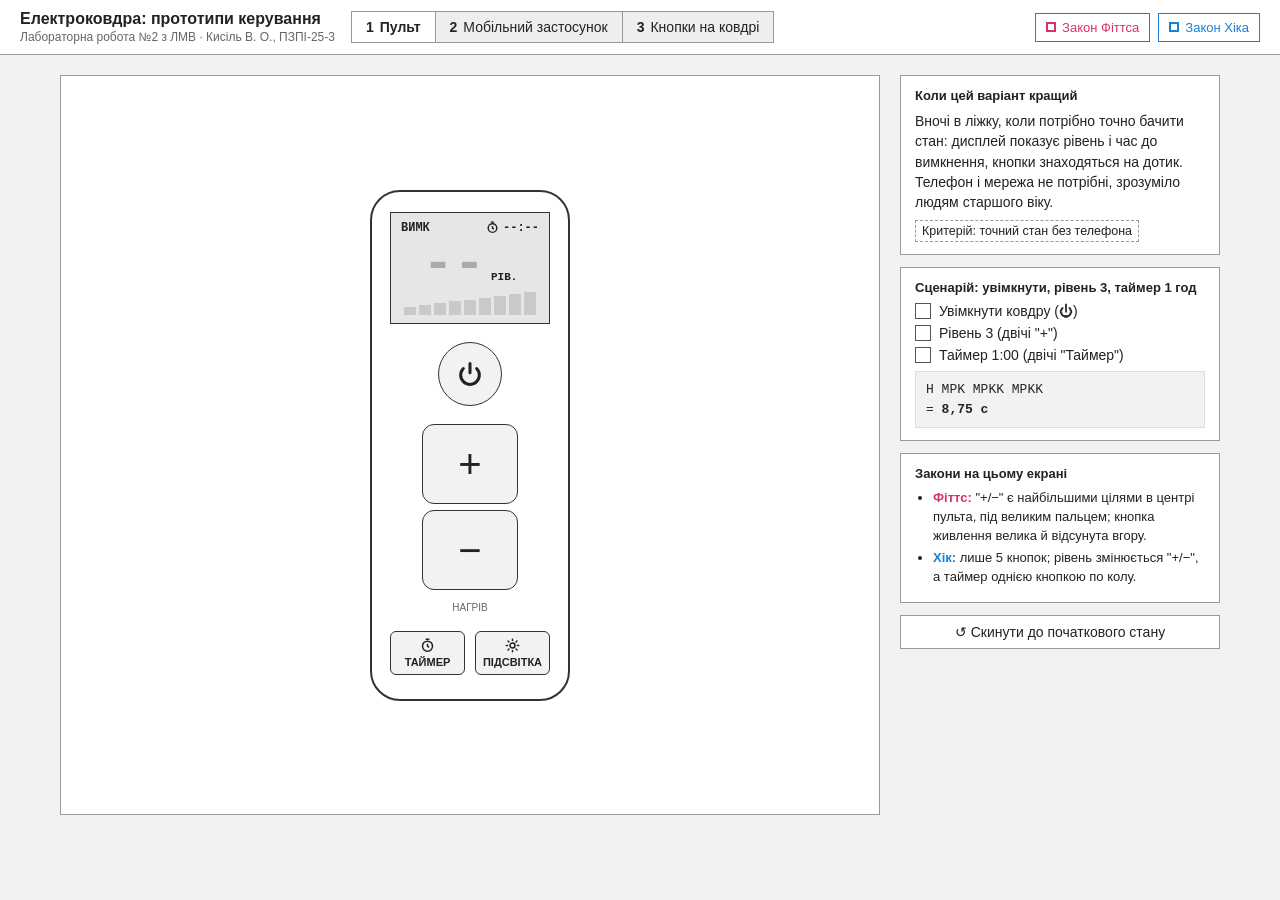
<file: index.html>
<!DOCTYPE html>
<html lang="uk">
<head>
<meta charset="utf-8">
<meta name="viewport" content="width=device-width, initial-scale=1">
<title>Пульт: керування електроковдрою</title>
<link rel="stylesheet" href="css/base.css?v=2">
<link rel="stylesheet" href="css/remote.css?v=2">
</head>
<body>

<header class="top">
  <div class="brand">
    <div class="logo"><svg viewBox="0 0 24 24" width="22" height="22" fill="none" stroke="#fff" stroke-width="2.2" stroke-linecap="round"><path d="M4 9c2-2 4 2 6 0s4-2 6 0 2 2 4 0"/><path d="M4 15c2-2 4 2 6 0s4-2 6 0 2 2 4 0"/></svg></div>
    <div><h1>Електроковдра: прототипи керування</h1><p>Лабораторна робота №2 з ЛМВ · Кисіль В. О., ПЗПІ-25-3</p></div>
  </div>
  <nav class="tabs" aria-label="Варіанти інтерфейсу">
    <a href="index.html" data-tab="remote" aria-current="page"><span class="n">1</span>Пульт</a>
    <a href="app.html" data-tab="app"><span class="n">2</span>Мобільний застосунок</a>
    <a href="blanket.html" data-tab="blanket"><span class="n">3</span>Кнопки на ковдрі</a>
  </nav>
  <div class="laws">
    <button class="law f" id="lawFitts" aria-pressed="false"><i></i>Закон Фіттса</button>
    <button class="law h" id="lawHick" aria-pressed="false"><i></i>Закон Хіка</button>
  </div>
</header>

<main>
<section class="panel active" id="tab-remote">
  <div class="stage" id="stage-remote">
    <div class="overlay"></div>
    <div class="remote" id="remote">
      <div class="lcd off" id="r-lcd">
        <div class="lcd-row"><span id="r-pow">ВИМК</span><span class="t"><svg viewBox="0 0 24 24" width="13" height="13" fill="none" stroke="currentColor" stroke-width="2.6"><circle cx="12" cy="13" r="8"/><path d="M12 9v4l2.5 2M9 2h6"/></svg><span id="r-timer">--:--</span></span></div>
        <div class="lcd-level"><b id="r-level"></b><small>РІВ.</small></div>
        <div class="lcd-bars" id="r-bars"></div>
      </div>
      <div class="rkeys" id="r-keys" data-hick="лише 5 кнопок" data-hick-pos="right">
        <button class="rbtn power" id="r-power" aria-label="Увімк./вимк." data-fitts="велика окрема кнопка"><svg viewBox="0 0 24 24" fill="none" stroke="#ff8787" stroke-width="2.6" stroke-linecap="round"><path d="M12 3v8"/><path d="M6.3 7.3a8 8 0 1 0 11.4 0"/></svg></button>
        <div class="rocker" id="r-rocker" data-fitts="+/− найбільші, під пальцем">
          <button class="rbtn plus" id="r-plus" aria-label="Тепліше">+</button>
          <button class="rbtn minus" id="r-minus" aria-label="Холодніше">−</button>
        </div>
        <div class="engrave">НАГРІВ</div>
        <div class="rrow">
          <button class="rbtn" id="r-timerbtn" data-hick="таймер: 1 кнопка по колу" data-hick-pos="below"><svg viewBox="0 0 24 24" fill="none" stroke="currentColor" stroke-width="2.4"><circle cx="12" cy="13" r="8"/><path d="M12 9v4l2.5 2M9 2h6"/></svg>ТАЙМЕР</button>
          <button class="rbtn" id="r-light"><svg viewBox="0 0 24 24" fill="none" stroke="currentColor" stroke-width="2.4" stroke-linecap="round"><circle cx="12" cy="12" r="4"/><path d="M12 2v2M12 20v2M4.9 4.9l1.4 1.4M17.7 17.7l1.4 1.4M2 12h2M20 12h2M4.9 19.1l1.4-1.4M17.7 6.3l1.4-1.4"/></svg>ПІДСВІТКА</button>
        </div>
      </div>
      <div class="brandmark">WARMLY</div>
    </div>
  </div>
  <aside class="info">
    <div class="card">
      <h3>Коли цей варіант кращий</h3>
      <p>Вночі в ліжку, коли потрібно точно бачити стан: дисплей показує рівень і час до вимкнення, кнопки знаходяться на дотик. Телефон і мережа не потрібні, зрозуміло людям старшого віку.</p>
      <span class="crit">Критерій: точний стан без телефона</span>
    </div>
    <div class="card">
      <h3>Сценарій: увімкнути, рівень 3, таймер 1 год</h3>
      <ul class="steps" id="steps-remote"></ul>
      <div class="goms">H MPK MPKK MPKK<br>= <b>8,75 с</b></div>
    </div>
    <div class="card">
      <h3>Закони на цьому екрані</h3>
      <ul class="legend">
        <li><span class="f">Фіттс:</span> "+/−" є найбільшими цілями в центрі пульта, під великим пальцем; кнопка живлення велика й відсунута вгору.</li>
        <li><span class="h">Хік:</span> лише 5 кнопок; рівень змінюється "+/−", а таймер однією кнопкою по колу.</li>
      </ul>
    </div>
    <button class="reset" data-reset="remote">↺ Скинути до початкового стану</button>
  </aside>
</section>
</main>

<script src="js/common.js?v=2"></script>
<script src="js/remote.js?v=2"></script>
</body>
</html>
</file>
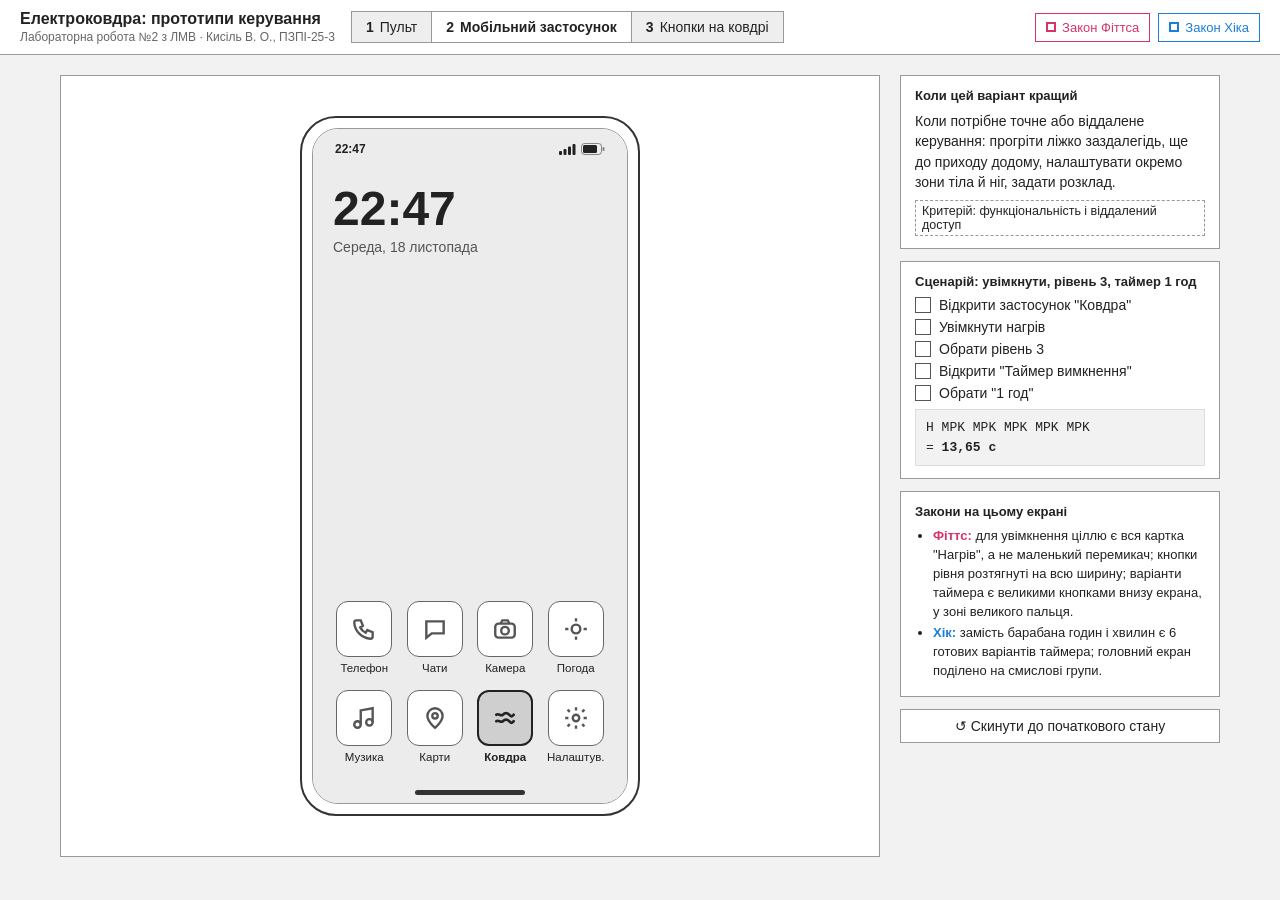
<file: app.html>
<!DOCTYPE html>
<html lang="uk">
<head>
<meta charset="utf-8">
<meta name="viewport" content="width=device-width, initial-scale=1">
<title>Мобільний застосунок: керування електроковдрою</title>
<link rel="stylesheet" href="css/base.css?v=2">
<link rel="stylesheet" href="css/app.css?v=2">
</head>
<body>

<header class="top">
  <div class="brand">
    <div class="logo"><svg viewBox="0 0 24 24" width="22" height="22" fill="none" stroke="#fff" stroke-width="2.2" stroke-linecap="round"><path d="M4 9c2-2 4 2 6 0s4-2 6 0 2 2 4 0"/><path d="M4 15c2-2 4 2 6 0s4-2 6 0 2 2 4 0"/></svg></div>
    <div><h1>Електроковдра: прототипи керування</h1><p>Лабораторна робота №2 з ЛМВ · Кисіль В. О., ПЗПІ-25-3</p></div>
  </div>
  <nav class="tabs" aria-label="Варіанти інтерфейсу">
    <a href="index.html" data-tab="remote"><span class="n">1</span>Пульт</a>
    <a href="app.html" data-tab="app" aria-current="page"><span class="n">2</span>Мобільний застосунок</a>
    <a href="blanket.html" data-tab="blanket"><span class="n">3</span>Кнопки на ковдрі</a>
  </nav>
  <div class="laws">
    <button class="law f" id="lawFitts" aria-pressed="false"><i></i>Закон Фіттса</button>
    <button class="law h" id="lawHick" aria-pressed="false"><i></i>Закон Хіка</button>
  </div>
</header>

<main>
<section class="panel active" id="tab-app">
  <div class="stage" id="stage-app">
    <div class="overlay"></div>
    <div class="phone">
      <div class="screen" id="a-screen">
        <div class="notch"></div>
        <div class="sbar" id="a-sbar"><span>22:47</span><span class="icons"><svg width="17" height="11" viewBox="0 0 17 11" fill="currentColor"><rect x="0" y="7" width="3" height="4" rx="1"/><rect x="4.5" y="5" width="3" height="6" rx="1"/><rect x="9" y="2.5" width="3" height="8.5" rx="1"/><rect x="13.5" y="0" width="3" height="11" rx="1"/></svg><svg width="24" height="12" viewBox="0 0 24 12" fill="none"><rect x=".5" y=".5" width="20" height="11" rx="3" stroke="currentColor" opacity=".5"/><rect x="2" y="2" width="14" height="8" rx="1.5" fill="currentColor"/><rect x="21.5" y="4" width="2" height="4" rx="1" fill="currentColor" opacity=".5"/></svg></span></div>

        <!-- launcher -->
        <div class="view launcher" id="a-home">
          <div class="clock">22:47</div>
          <div class="date">Середа, 18 листопада</div>
          <div class="grid" id="a-grid">
            <button class="appicon" data-other><span class="ic" style="background:#37b24d"><svg viewBox="0 0 24 24" fill="none" stroke="#fff" stroke-width="2.2"><path d="M5 4h4l2 5-2.5 1.5a11 11 0 0 0 5 5L15 13l5 2v4a2 2 0 0 1-2 2A16 16 0 0 1 3 6a2 2 0 0 1 2-2"/></svg></span>Телефон</button>
            <button class="appicon" data-other><span class="ic" style="background:#4dabf7"><svg viewBox="0 0 24 24" fill="none" stroke="#fff" stroke-width="2.2"><path d="M4 5h16v11H9l-5 4z"/></svg></span>Чати</button>
            <button class="appicon" data-other><span class="ic" style="background:#495057"><svg viewBox="0 0 24 24" fill="none" stroke="#fff" stroke-width="2.2"><rect x="3" y="7" width="18" height="13" rx="3"/><circle cx="12" cy="13.5" r="3.5"/><path d="M8 7l1.5-3h5L16 7"/></svg></span>Камера</button>
            <button class="appicon" data-other><span class="ic" style="background:#fab005"><svg viewBox="0 0 24 24" fill="none" stroke="#fff" stroke-width="2.2"><circle cx="12" cy="12" r="4"/><path d="M12 2v3M12 19v3M2 12h3M19 12h3"/></svg></span>Погода</button>
            <button class="appicon" data-other><span class="ic" style="background:#7950f2"><svg viewBox="0 0 24 24" fill="none" stroke="#fff" stroke-width="2.2"><path d="M9 18V5l11-2v13"/><circle cx="6" cy="18" r="3"/><circle cx="17" cy="16" r="3"/></svg></span>Музика</button>
            <button class="appicon" data-other><span class="ic" style="background:#20c997"><svg viewBox="0 0 24 24" fill="none" stroke="#fff" stroke-width="2.2"><path d="M12 21s-7-5.5-7-11a7 7 0 0 1 14 0c0 5.5-7 11-7 11z"/><circle cx="12" cy="10" r="2.5"/></svg></span>Карти</button>
            <button class="appicon blanket" id="a-open" data-fitts="велика іконка" data-fitts-pos="below"><span class="ic"><svg viewBox="0 0 24 24" fill="none" stroke="#fff" stroke-width="2.4" stroke-linecap="round"><path d="M4 9c2-2 4 2 6 0s4-2 6 0 2 2 4 0"/><path d="M4 15c2-2 4 2 6 0s4-2 6 0 2 2 4 0"/></svg></span>Ковдра</button>
            <button class="appicon" data-other><span class="ic" style="background:#868e96"><svg viewBox="0 0 24 24" fill="none" stroke="#fff" stroke-width="2.2"><circle cx="12" cy="12" r="3"/><path d="M12 2v3M12 19v3M4.2 4.2l2.1 2.1M17.7 17.7l2.1 2.1M2 12h3M19 12h3M4.2 19.8l2.1-2.1M17.7 6.3l2.1-2.1"/></svg></span>Налаштув.</button>
          </div>
        </div>

        <!-- app -->
        <div class="view app hidden" id="a-app">
          <div class="app-head">
            <div class="conn"><i></i>WARMLY Duo · підключено</div>
            <h2>Моя ковдра</h2>
          </div>
          <button class="hero" id="a-power" data-fitts="уся картка є ціллю" data-fitts-pos="in">
            <div><div class="k">Нагрів</div><div class="v" id="a-hero-v">Вимкнено</div><div class="s" id="a-hero-s">Торкніться, щоб увімкнути</div></div>
            <span class="switch"></span>
          </button>
          <div class="acard" id="a-levelcard">
            <div class="row"><b>Рівень нагріву</b><span id="a-level-val"></span></div>
            <div class="levels disabled" id="a-levels" data-fitts="кнопки на всю ширину" data-fitts-pos="right"></div>
          </div>
          <div class="acard">
            <div class="row"><b>Зони</b><span>окремо</span></div>
            <div class="zones">
              <button class="zone on" data-zone="body"><i></i>Тіло</button>
              <button class="zone on" data-zone="feet"><i></i>Ноги</button>
            </div>
          </div>
          <div class="list">
            <button class="li" id="a-timer-row"><span>Таймер вимкнення</span><span class="val" id="a-timer-val">Немає ›</span></button>
            <button class="li" id="a-sched"><span>Розклад прогріву</span><span class="val">22:30, щодня ›</span></button>
          </div>
        </div>

        <div class="scrim" id="a-scrim"></div>
        <div class="sheet" id="a-sheet">
          <div class="handle"></div>
          <h4>Вимкнути через</h4>
          <p>Ковдра вимкнеться автоматично</p>
          <div class="chips" id="a-chips" data-hick="6 готових варіантів" data-fitts="великі кнопки внизу екрана" data-fitts-pos="below"></div>
        </div>
        <div class="toast" id="a-toast"></div>
        <button class="home-ind" id="a-homebtn" aria-label="На головний екран"></button>
      </div>
    </div>
  </div>
  <aside class="info">
    <div class="card">
      <h3>Коли цей варіант кращий</h3>
      <p>Коли потрібне точне або віддалене керування: прогріти ліжко заздалегідь, ще до приходу додому, налаштувати окремо зони тіла й ніг, задати розклад.</p>
      <span class="crit">Критерій: функціональність і віддалений доступ</span>
    </div>
    <div class="card">
      <h3>Сценарій: увімкнути, рівень 3, таймер 1 год</h3>
      <ul class="steps" id="steps-app"></ul>
      <div class="goms">H MPK MPK MPK MPK MPK<br>= <b>13,65 с</b></div>
    </div>
    <div class="card">
      <h3>Закони на цьому екрані</h3>
      <ul class="legend">
        <li><span class="f">Фіттс:</span> для увімкнення ціллю є вся картка "Нагрів", а не маленький перемикач; кнопки рівня розтягнуті на всю ширину; варіанти таймера є великими кнопками внизу екрана, у зоні великого пальця.</li>
        <li><span class="h">Хік:</span> замість барабана годин і хвилин є 6 готових варіантів таймера; головний екран поділено на смислові групи.</li>
      </ul>
    </div>
    <button class="reset" data-reset="app">↺ Скинути до початкового стану</button>
  </aside>
</section>
</main>

<script src="js/common.js?v=2"></script>
<script src="js/app.js?v=2"></script>
</body>
</html>
</file>
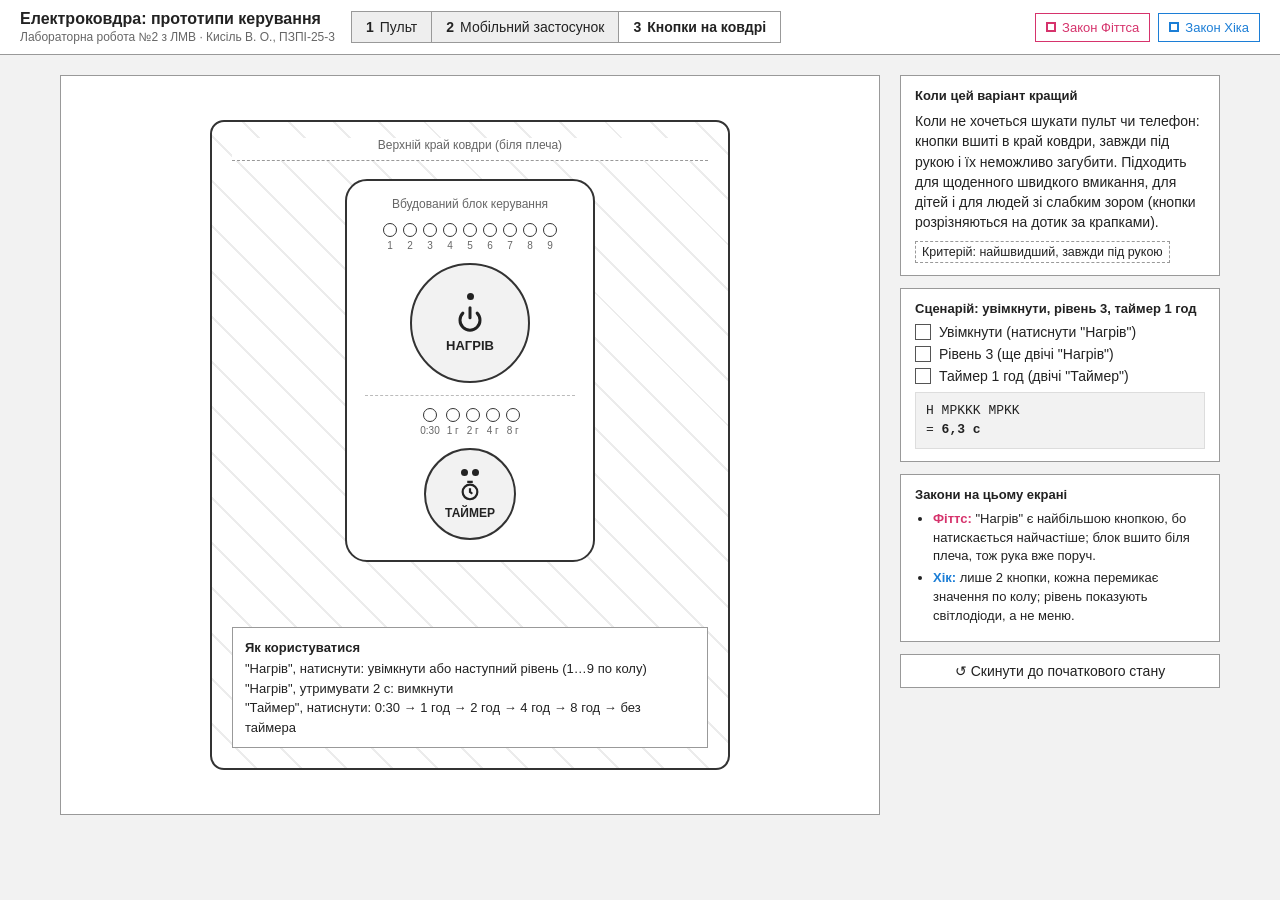
<file: blanket.html>
<!DOCTYPE html>
<html lang="uk">
<head>
<meta charset="utf-8">
<meta name="viewport" content="width=device-width, initial-scale=1">
<title>Кнопки на ковдрі: керування електроковдрою</title>
<link rel="stylesheet" href="css/base.css?v=2">
<link rel="stylesheet" href="css/blanket.css?v=2">
</head>
<body>

<header class="top">
  <div class="brand">
    <div class="logo"><svg viewBox="0 0 24 24" width="22" height="22" fill="none" stroke="#fff" stroke-width="2.2" stroke-linecap="round"><path d="M4 9c2-2 4 2 6 0s4-2 6 0 2 2 4 0"/><path d="M4 15c2-2 4 2 6 0s4-2 6 0 2 2 4 0"/></svg></div>
    <div><h1>Електроковдра: прототипи керування</h1><p>Лабораторна робота №2 з ЛМВ · Кисіль В. О., ПЗПІ-25-3</p></div>
  </div>
  <nav class="tabs" aria-label="Варіанти інтерфейсу">
    <a href="index.html" data-tab="remote"><span class="n">1</span>Пульт</a>
    <a href="app.html" data-tab="app"><span class="n">2</span>Мобільний застосунок</a>
    <a href="blanket.html" data-tab="blanket" aria-current="page"><span class="n">3</span>Кнопки на ковдрі</a>
  </nav>
  <div class="laws">
    <button class="law f" id="lawFitts" aria-pressed="false"><i></i>Закон Фіттса</button>
    <button class="law h" id="lawHick" aria-pressed="false"><i></i>Закон Хіка</button>
  </div>
</header>

<main>
<section class="panel active" id="tab-blanket">
  <div class="stage" id="stage-blanket">
    <div class="overlay"></div>
    <div class="quilt">
      <div class="quilt-edge">Верхній край ковдри (біля плеча)</div>
      <div class="patch" id="b-patch" data-hick="лише 2 кнопки" data-hick-pos="right">
        <div class="patch-title">Вбудований блок керування</div>
        <div class="leds" id="b-levels"></div>
        <button class="bbtn heat" id="b-heat" aria-label="Нагрів" data-fitts="найбільша кнопка: найчастіша дія" data-fitts-pos="side"><span class="dots"><i></i></span><svg viewBox="0 0 24 24" fill="none" stroke-width="2.4" stroke-linecap="round"><path d="M12 3v8"/><path d="M6.3 7.3a8 8 0 1 0 11.4 0"/></svg>НАГРІВ</button>
        <div class="sep"></div>
        <div class="leds" id="b-timers"></div>
        <button class="bbtn tmr" id="b-timer" aria-label="Таймер"><span class="dots"><i></i><i></i></span><svg viewBox="0 0 24 24" fill="none" stroke-width="2.4"><circle cx="12" cy="13" r="8"/><path d="M12 9v4l2.5 2M9 2h6"/></svg>ТАЙМЕР</button>
      </div>
      <div class="patch-help">
        <b>Як користуватися</b>
        "Нагрів", натиснути: увімкнути або наступний рівень (1…9 по колу)<br>
        "Нагрів", утримувати 2 с: вимкнути<br>
        "Таймер", натиснути: 0:30 → 1 год → 2 год → 4 год → 8 год → без таймера
      </div>
    </div>
  </div>
  <aside class="info">
    <div class="card">
      <h3>Коли цей варіант кращий</h3>
      <p>Коли не хочеться шукати пульт чи телефон: кнопки вшиті в край ковдри, завжди під рукою і їх неможливо загубити. Підходить для щоденного швидкого вмикання, для дітей і для людей зі слабким зором (кнопки розрізняються на дотик за крапками).</p>
      <span class="crit">Критерій: найшвидший, завжди під рукою</span>
    </div>
    <div class="card">
      <h3>Сценарій: увімкнути, рівень 3, таймер 1 год</h3>
      <ul class="steps" id="steps-blanket"></ul>
      <div class="goms">H MPKKK MPKK<br>= <b>6,3 с</b></div>
    </div>
    <div class="card">
      <h3>Закони на цьому екрані</h3>
      <ul class="legend">
        <li><span class="f">Фіттс:</span> "Нагрів" є найбільшою кнопкою, бо натискається найчастіше; блок вшито біля плеча, тож рука вже поруч.</li>
        <li><span class="h">Хік:</span> лише 2 кнопки, кожна перемикає значення по колу; рівень показують світлодіоди, а не меню.</li>
      </ul>
    </div>
    <button class="reset" data-reset="blanket">↺ Скинути до початкового стану</button>
  </aside>
</section>
</main>

<script src="js/common.js?v=2"></script>
<script src="js/blanket.js?v=2"></script>
</body>
</html>
</file>
<file: css/base.css>
/* Спільні стилі: змінні, верхня панель, макет, позначки законів, бічна панель */
:root{--ink:#222;--muted:#666;--line:#999;--fitts:#d6336c;--hick:#1c7ed6}
*{box-sizing:border-box}
html,body{margin:0}
body{font-family:Arial,"Liberation Sans",Helvetica,sans-serif;background:#f2f2f2;color:var(--ink)}
button{font-family:inherit;color:inherit}

/* top bar */
.top{display:flex;align-items:center;gap:16px;padding:10px 20px;background:#fff;border-bottom:1px solid var(--line);flex-wrap:wrap}
.brand{display:flex;align-items:center;gap:10px}
.logo{display:none}
.brand h1{font-size:16px;margin:0}
.brand p{margin:2px 0 0;font-size:12px;color:var(--muted)}
.tabs{display:flex}
.tabs a{color:inherit;text-decoration:none;border:1px solid var(--line);background:#eee;padding:7px 14px;font-size:14px;cursor:pointer;margin-right:-1px;display:flex;gap:6px;align-items:center}
.tabs a .n{font-weight:bold}
.tabs a[aria-current="page"]{background:#fff;font-weight:bold}
.laws{margin-left:auto;display:flex;gap:8px}
.law{border:1px solid currentColor;background:#fff;padding:6px 10px;font-size:13px;cursor:pointer;display:flex;align-items:center;gap:6px}
.law i{width:10px;height:10px;border:2px dashed currentColor}
.law.f{color:var(--fitts)} .law.h{color:var(--hick)}
.law[aria-pressed="true"].f{background:var(--fitts);color:#fff}
.law[aria-pressed="true"].h{background:var(--hick);color:#fff}

/* layout */
main{max-width:1200px;margin:0 auto;padding:20px}
.panel{display:none;grid-template-columns:minmax(0,1fr) 320px;gap:20px;align-items:start}
.panel.active{display:grid}
.stage{position:relative;background:#fff;border:1px solid var(--line);min-height:740px;display:grid;place-items:center;padding:40px 30px;overflow:hidden}
.overlay{position:absolute;inset:0;pointer-events:none;z-index:200}
.mark{position:absolute;border:2.5px dashed;border-radius:6px}
.mark.f{border-color:var(--fitts);background:rgba(214,51,108,.08)}
.mark.h{border-color:var(--hick);background:rgba(28,126,214,.08)}
.mark .tag{position:absolute;left:-3px;top:-25px;white-space:nowrap;font-weight:bold;font-size:12px;color:#fff;padding:3px 7px;border-radius:3px}
.mark.f .tag{background:var(--fitts)} .mark.h .tag{background:var(--hick)}
.mark.below .tag{top:auto;bottom:-25px}
.mark.right .tag{left:auto;right:-3px}
.mark.in .tag{top:6px;left:auto;right:8px}
.mark.side .tag{left:calc(100% + 8px);top:50%;transform:translateY(-50%)}

.info{display:flex;flex-direction:column;gap:12px}
.card{background:#fff;border:1px solid var(--line);padding:12px 14px}
.card h3{margin:0 0 8px;font-size:13px}
.card p{margin:0;font-size:14px;line-height:1.45}
.card .crit{margin-top:8px;display:inline-block;border:1px dashed var(--line);font-size:12.5px;padding:3px 6px}
.steps{list-style:none;margin:0;padding:0;display:flex;flex-direction:column;gap:6px}
.steps li{display:flex;gap:8px;align-items:center;font-size:14px}
.steps li .dot{width:16px;height:16px;border:1.5px solid #555;flex:none;display:grid;place-items:center;font-size:12px;line-height:1}
.steps li.done .dot{background:#555}
.steps li.done .dot::after{content:"";width:7px;height:4px;border:2px solid #fff;border-top:0;border-right:0;transform:rotate(-45deg) translate(1px,-1px)}
.steps li.done span{color:var(--muted)}
.goms{font-family:"Courier New",monospace;font-size:13px;background:#f2f2f2;border:1px solid #ddd;padding:8px 10px;margin-top:8px;line-height:1.5}
.reset{border:1px solid var(--line);background:#fff;padding:8px 12px;font-size:14px;cursor:pointer}
.legend{font-size:13px;line-height:1.45;margin:0;padding-left:18px}
.legend li{margin:3px 0}
.legend .f{color:var(--fitts);font-weight:bold}.legend .h{color:var(--hick);font-weight:bold}
</file>
<file: css/remote.css>
/* Варіант 1 — пульт */
.remote{width:200px;padding:20px 18px 24px;background:#fff;border:2px solid #333;border-radius:30px;display:flex;flex-direction:column;align-items:center;gap:18px}
.lcd{width:100%;border:1.5px solid #333;padding:8px 10px;background:#e6e6e6;font-family:"Courier New",monospace;color:#222}
.lcd.lit{background:#fff4c2}
.lcd-row{display:flex;justify-content:space-between;align-items:center;font-size:12px;font-weight:bold}
.lcd-row .t{display:flex;align-items:center;gap:4px}
.lcd-level{display:flex;align-items:flex-end;justify-content:center;gap:6px;margin:4px 0 2px}
.lcd-level b{font-size:52px;line-height:1}
.lcd-level small{font-size:11px;font-weight:bold;margin-bottom:8px}
.lcd-bars{display:flex;gap:3px;align-items:flex-end;justify-content:center;height:22px}
.lcd-bars i{width:12px;background:#222;opacity:.15}
.lcd-bars i.on{opacity:.85}
.lcd.off .lcd-level b{opacity:.3}
.rkeys{display:flex;flex-direction:column;align-items:center;gap:18px;width:100%}
.rbtn{border:1.5px solid #333;background:#f2f2f2;cursor:pointer;color:#222}
.rbtn:active{background:#d6d6d6}
.power{width:64px;height:64px;border-radius:50%;display:grid;place-items:center}
.power svg{width:28px;height:28px;stroke:#222}
.power.is-on{background:#d6d6d6}
.rocker{width:96px;display:flex;flex-direction:column;gap:6px}
.rocker .rbtn{height:80px;font-size:40px;line-height:1;display:grid;place-items:center;border-radius:12px}
.rrow{display:flex;gap:10px;width:100%}
.rrow .rbtn{flex:1;height:44px;border-radius:6px;font-size:11px;font-weight:bold;display:flex;flex-direction:column;align-items:center;justify-content:center;gap:3px}
.rrow .rbtn svg{width:15px;height:15px}
.engrave{font-size:10px;color:#666;margin-top:-6px}
.brandmark{display:none}
</file>
<file: css/app.css>
/* Варіант 2 — мобільний застосунок */
.phone{width:340px;height:700px;border:2px solid #333;border-radius:36px;padding:10px;background:#fff}
.screen{position:relative;width:100%;height:100%;border:1px solid #999;border-radius:26px;overflow:hidden;background:#fff}
.notch{display:none}
.sbar{position:absolute;top:0;left:0;right:0;height:36px;display:flex;justify-content:space-between;align-items:center;padding:4px 22px 0;font-size:12px;font-weight:bold;z-index:25;color:#222 !important}
.sbar .icons{display:flex;gap:5px;align-items:center}
.view{position:absolute;inset:0}
.view.hidden{display:none}
.home-ind{position:absolute;bottom:8px;left:50%;width:110px;height:5px;margin-left:-55px;border-radius:3px;background:#333;z-index:40;border:0;padding:0;cursor:pointer}
.home-ind::before{content:"";position:absolute;inset:-12px -20px}
.launcher{background:#ececec;color:#222;padding:56px 20px 0}
.launcher .clock{font-size:48px;font-weight:bold;line-height:1}
.launcher .date{font-size:14px;margin-top:6px;color:#555}
.grid{position:absolute;left:16px;right:16px;bottom:40px;display:grid;grid-template-columns:repeat(4,1fr);row-gap:16px}
.appicon{border:0;background:none;color:#222;display:flex;flex-direction:column;align-items:center;gap:5px;font-size:11.5px;cursor:pointer;padding:0}
.appicon .ic{width:56px;height:56px;border-radius:12px;display:grid;place-items:center;background:#fff !important;border:1.5px solid #666}
.appicon .ic svg{width:26px;height:26px;stroke:#555}
.appicon.blanket .ic{background:#cfcfcf !important;border:2px solid #222}
.appicon.blanket .ic svg{stroke:#222}
.appicon.blanket{font-weight:bold}
.app{padding:44px 16px 24px;display:flex;flex-direction:column;gap:10px}
.app-head .conn{font-size:12px;color:var(--muted);display:flex;align-items:center;gap:6px}
.app-head .conn i{width:7px;height:7px;border-radius:50%;background:#888}
.app-head h2{margin:2px 0 0;font-size:22px}
.hero{border:1.5px solid #333;text-align:left;width:100%;cursor:pointer;border-radius:10px;padding:14px;background:#f2f2f2;display:flex;align-items:center;justify-content:space-between;gap:12px;min-height:96px}
.hero .k{font-size:12px;color:#555}
.hero .v{font-size:20px;font-weight:bold;margin-top:2px}
.hero .s{font-size:12px;margin-top:4px;color:#555}
.hero.on{background:#dcdcdc}
.switch{width:50px;height:28px;border-radius:14px;border:1.5px solid #333;background:#fff;position:relative;flex:none}
.switch::after{content:"";position:absolute;top:2.5px;left:3px;width:20px;height:20px;border-radius:50%;background:#999}
.hero.on .switch::after{left:23px;background:#222}
.acard{border:1px solid #999;border-radius:8px;padding:10px}
.acard .row{display:flex;justify-content:space-between;align-items:baseline;margin-bottom:8px}
.acard .row b{font-size:14px}
.acard .row span{font-size:13px;color:var(--muted)}
.levels{display:grid;grid-template-columns:repeat(9,1fr);gap:4px}
.levels button{height:44px;border:1px solid #999;border-radius:4px;background:#fff;font-weight:bold;font-size:15px;cursor:pointer}
.levels button.fill{background:#e3e3e3}
.levels button.sel{background:#444;color:#fff;border-color:#444}
.levels.disabled button{color:#aaa;border-color:#ccc}
.zones{display:grid;grid-template-columns:1fr 1fr;gap:8px}
.zone{border:1px solid #999;border-radius:6px;padding:10px;display:flex;align-items:center;gap:8px;font-size:14px;background:#fff;cursor:pointer}
.zone i{width:16px;height:16px;border:1.5px solid #333;display:grid;place-items:center}
.zone.on i{background:#333}
.zone.on i::after{content:"";width:7px;height:4px;border:2px solid #fff;border-top:0;border-right:0;transform:rotate(-45deg) translate(1px,-1px)}
.list{border:1px solid #999;border-radius:8px;overflow:hidden}
.li{width:100%;border:0;background:#fff;display:flex;align-items:center;justify-content:space-between;padding:14px 12px;font-size:14px;cursor:pointer;text-align:left;min-height:52px}
.li + .li{border-top:1px solid #ccc}
.li .val{color:var(--muted);display:flex;align-items:center;gap:6px;font-size:14px}
.li .val.set{color:#222;font-weight:bold}
.scrim{position:absolute;inset:0;background:rgba(0,0,0,.3);display:none;z-index:60}
.sheet{position:absolute;left:0;right:0;bottom:0;background:#fff;border-top:1.5px solid #333;border-radius:16px 16px 0 0;padding:10px 16px 30px;display:none;z-index:61}
.screen.sheet-open .scrim,.screen.sheet-open .sheet{display:block}
.sheet .handle{width:40px;height:4px;border-radius:2px;background:#bbb;margin:0 auto 12px}
.sheet h4{margin:0;font-size:18px}
.sheet p{margin:4px 0 14px;font-size:13px;color:var(--muted)}
.chips{display:grid;grid-template-columns:1fr 1fr;gap:10px}
.chip{height:56px;border:1.5px solid #555;border-radius:8px;background:#fff;font-size:17px;font-weight:bold;cursor:pointer}
.chip.sel{background:#444;color:#fff}
.chip.none{font-size:15px;font-weight:normal}
.toast{position:absolute;left:50%;bottom:30px;transform:translateX(-50%);background:#333;color:#fff;font-size:13px;padding:8px 12px;border-radius:6px;display:none;z-index:80;white-space:nowrap;pointer-events:none}
.toast.show{display:block}
</file>
<file: css/blanket.css>
/* Варіант 3 — кнопки на ковдрі */
.quilt{width:520px;height:650px;border:2px solid #333;border-radius:14px;background:repeating-linear-gradient(45deg,#fff 0 30px,#ececec 30px 32px);display:flex;flex-direction:column;align-items:center;padding:16px 20px 20px;gap:18px}
.quilt-edge{align-self:stretch;text-align:center;font-size:12px;color:#666;border-bottom:1px dashed #999;padding-bottom:8px;background:#fff}
.patch{width:250px;background:#fff;border:2px solid #333;border-radius:22px;padding:16px 18px 20px;display:flex;flex-direction:column;align-items:center;gap:12px}
.patch-title{font-size:12px;color:#666}
.leds{display:flex;gap:6px;justify-content:center}
.led{display:flex;flex-direction:column;align-items:center;gap:3px;font-size:10px;color:#666}
.led i{width:14px;height:14px;border-radius:50%;border:1.5px solid #333;background:#fff}
.led.on i{background:#222}
.bbtn{border:2px solid #333;background:#f2f2f2;border-radius:50%;cursor:pointer;display:flex;flex-direction:column;align-items:center;justify-content:center;gap:4px;font-weight:bold;user-select:none;-webkit-user-select:none;touch-action:manipulation}
.bbtn:active{background:#d6d6d6}
.bbtn.heat{width:120px;height:120px;font-size:13px}
.bbtn.heat svg{width:30px;height:30px;stroke:#222}
.bbtn.heat.on{background:#d6d6d6;border-width:3px}
.bbtn.tmr{width:92px;height:92px;font-size:12px}
.bbtn.tmr svg{width:22px;height:22px;stroke:#222}
.dots{display:flex;gap:4px}
.dots i{width:7px;height:7px;border-radius:50%;background:#222}
.sep{width:100%;border-top:1px dashed #bbb}
.patch-help{margin-top:auto;background:#fff;border:1px solid #999;padding:10px 12px;font-size:13px;line-height:1.5;width:100%}
.patch-help b{display:block;margin-bottom:2px}
</file>
